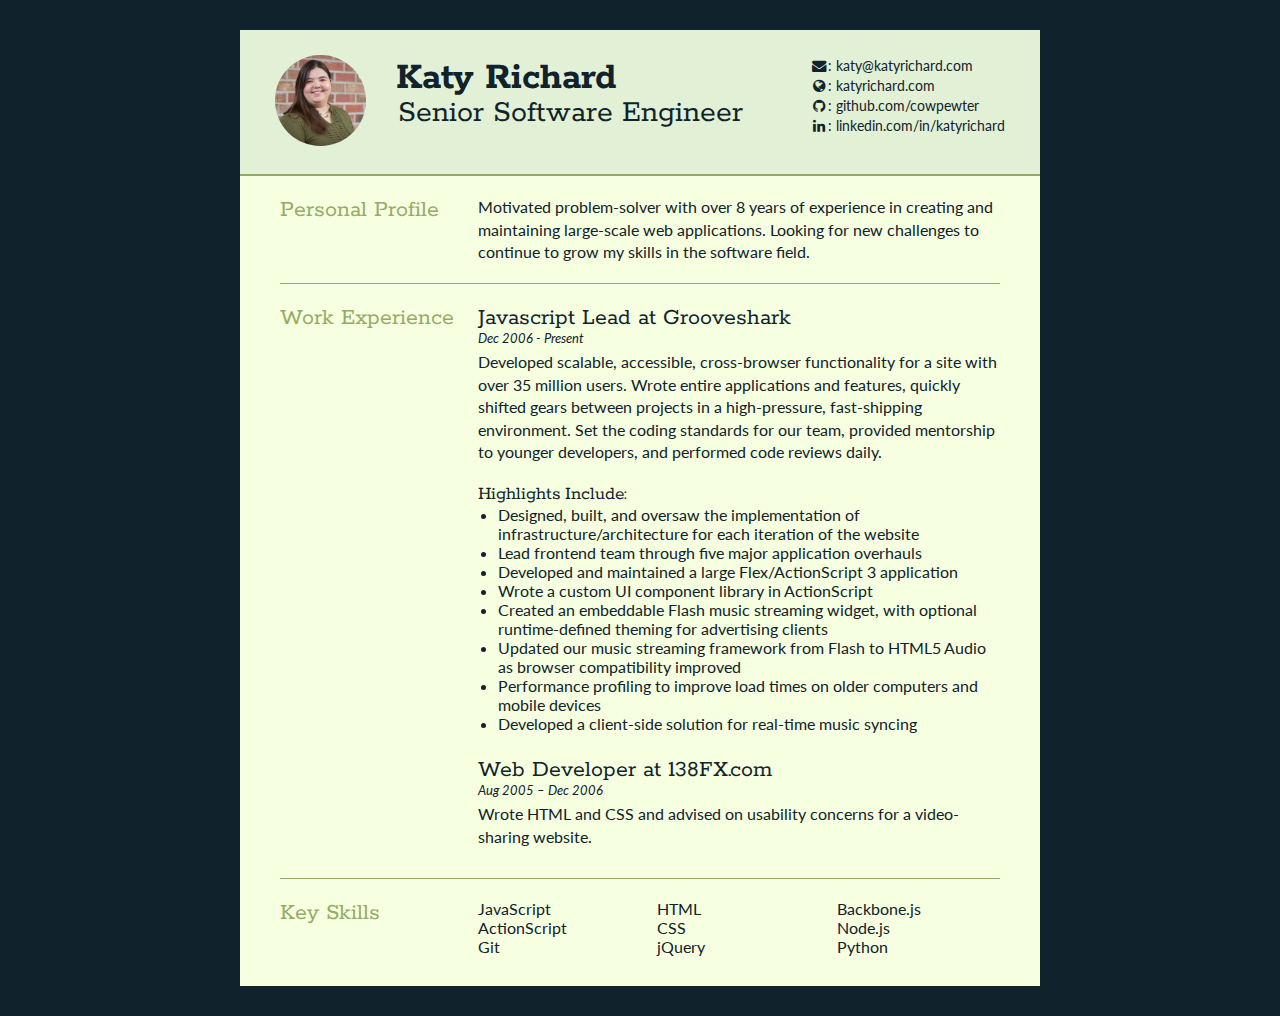
<file: index.html>
<!DOCTYPE html>
<html>
<head>
<title>Katy Richard</title>

<meta name="viewport" content="width=device-width"/>
<meta name="description" content="Resume of Katy Richard, Senior Software Engineer"/>
<meta charset="UTF-8"> 

<link type="text/css" rel="stylesheet" href="style.css">
<link href='http://fonts.googleapis.com/css?family=Rokkitt:400,700|Lato:400,300' rel='stylesheet' type='text/css'>
<link href="http://maxcdn.bootstrapcdn.com/font-awesome/4.3.0/css/font-awesome.min.css" rel="stylesheet">

<!--[if lt IE 9]>
<script src="//html5shiv.googlecode.com/svn/trunk/html5.js"></script>
<![endif]-->
</head>
<body id="top">
<div id="cv" class="instaFade">
    <div class="mainDetails">
        <div id="headshot" class="quickFade">
            <img src="headshot.jpg" alt="Katy Richard"/>
        </div>
        
        <div id="name">
            <h1 class="quickFade delayTwo">Katy Richard</h1>
            <h2 class="quickFade delayThree">Senior Software Engineer</h2>
        </div>
        
        <div id="contactDetails" class="quickFade delayFour">
            <ul>
                <li><span class="fa fa-envelope fa-fw"></span>:&nbsp;<a href="mailto:katyrichard.com" target="_blank">katy@katyrichard.com</a></li>
                <li><span class="fa fa-globe fa-fw"></span>:&nbsp;<a href="http://katyrichard.com">katyrichard.com</a></li>
                <li><span class="fa fa-github fa-fw"></span>:&nbsp;<a href="https://github.com/cowpewter">github.com/cowpewter</a></li>
                <li><span class="fa fa-linkedin fa-fw"></span>:&nbsp;<a href="https://www.linkedin.com/in/katyrichard">linkedin.com/in/katyrichard</a></li>
                
            </ul>
        </div>
        <div class="clear"></div>
    </div>
    
    <div id="mainArea" class="quickFade delayFive">
        <section>
            <article>
                <div class="sectionTitle">
                    <h1>Personal Profile</h1>
                </div>
                
                <div class="sectionContent">
                    <p>Motivated problem-solver with over 8 years of experience in creating and maintaining large-scale web applications. Looking for new challenges to continue to grow my skills in the software field.</p>
                </div>
            </article>
            <div class="clear"></div>
        </section>
        
        
        <section>
            <div class="sectionTitle">
                <h1>Work Experience</h1>
            </div>
            
            <div class="sectionContent">
                <article>
                    <h2>Javascript Lead at Grooveshark</h2>
                    <p class="subDetails">Dec 2006 - Present</p>
                    <p>Developed scalable, accessible, cross-browser functionality for a site with over 35 million users. Wrote entire applications and features, quickly shifted gears between projects in a high-pressure, fast-shipping environment. Set the coding standards for our team, provided mentorship to younger developers, and performed code reviews daily.</p>
                    
                    <h3>Highlights Include:</h3>
                    <ul class="sectionHighlights">
                        <li>Designed, built, and oversaw the implementation of infrastructure/architecture for each iteration of the website</li>
                        <li>Lead frontend team through five major application overhauls</li>
                        <li>Developed and maintained a large Flex/ActionScript 3 application</li>
                        <li>Wrote a custom UI component library in ActionScript</li>
                        <li>Created an embeddable Flash music streaming widget, with optional runtime-defined theming for advertising clients</li>
                        <li>Updated our music streaming framework from Flash to HTML5 Audio as browser compatibility improved</li>
                        <li>Performance profiling to improve load times on older computers and mobile devices</li>
                        <li>Developed a client-side solution for real-time music syncing</li>
                    </ul>
                </article>
                
                <article>
                    <h2>Web Developer at 138FX.com</h2>
                    <p class="subDetails">Aug 2005 – Dec 2006</p>
                    <p>Wrote HTML and CSS and advised on usability concerns for a video-sharing website.</p>
                </article>
            </div>
            <div class="clear"></div>
        </section>
        
        
        <section>
            <div class="sectionTitle">
                <h1>Key Skills</h1>
            </div>
            
            <div class="sectionContent">
                <ul class="keySkills">
                    <li>JavaScript</li>
                    <li>ActionScript</li>
                    <li>Git</li>
                    <li>HTML</li>
                    <li>CSS</li>
                    <li>jQuery</li>
                    <li>Backbone.js</li>
                    <li>Node.js</li>
                    <li>Python</li>
                </ul>
            </div>
            <div class="clear"></div>
        </section>
        
    </div>
</div>
</body>
</html>
</file>
<file: style.css>
html,body,div,span,object,iframe,h1,h2,h3,h4,h5,h6,p,blockquote,pre,abbr,address,cite,code,del,dfn,em,img,ins,kbd,q,samp,small,strong,sub,sup,var,b,i,dl,dt,dd,ol,ul,li,fieldset,form,label,legend,table,caption,tbody,tfoot,thead,tr,th,td,article,aside,canvas,details,figcaption,figure,footer,header,hgroup,menu,nav,section,summary,time,mark,audio,video {
border:0;
font:inherit;
font-size:100%;
margin:0;
padding:0;
vertical-align:baseline;
}

article,aside,details,figcaption,figure,footer,header,hgroup,menu,nav,section {
display:block;
}

html, body {background: #10222B; font-family: 'Lato', helvetica, arial, sans-serif; font-size: 16px; color: #10222B;}

.clear {clear: both;}

p {
    font-size: 1em;
    line-height: 1.4em;
    margin-bottom: 20px;
}

#cv {
    width: 90%;
    max-width: 800px;
    background: #F6FFE0;
    margin: 30px auto;
}

.mainDetails {
    padding: 25px 35px;
    border-bottom: 2px solid #95AB63;
    background: #E2F0D6;
}

#name h1 {
    font-size: 2.5em;
    font-weight: 700;
    font-family: 'Rokkitt', Helvetica, Arial, sans-serif;
    margin-bottom: -6px;
}

#name h2 {
    font-size: 2em;
    margin-left: 2px;
    font-family: 'Rokkitt', Helvetica, Arial, sans-serif;
}

#mainArea {
    padding: 0 40px;
}

#headshot {
    width: 12.5%;
    float: left;
    margin-right: 30px;
}

#headshot img {
    width: 100%;
    height: auto;
    -webkit-border-radius: 50px;
    border-radius: 50px;
}

#name {
    float: left;
}

#contactDetails {
    float: right;
}

#contactDetails ul {
    list-style-type: none;
    font-size: 0.9em;
    margin-top: 2px;
}

#contactDetails ul li {
    margin-bottom: 3px;
}

#contactDetails ul li a, a[href^=tel] {
    text-decoration: none;
    color: #10222B;
    -webkit-transition: all .3s ease-in;
    -moz-transition: all .3s ease-in;
    -o-transition: all .3s ease-in;
    -ms-transition: all .3s ease-in;
    transition: all .3s ease-in;
}

#contactDetails ul li a:hover {
    color: #95AB63;
}

section {
    border-top: 1px solid #95AB63;
    padding: 20px 0 0;
}

section:first-child {
    border-top: 0;
}

section:last-child {
    padding: 20px 0 10px;
}

.sectionTitle {
    float: left;
    width: 25%;
}

.sectionContent {
    float: right;
    width: 72.5%;
}

.sectionContent article:last-child {
    padding: 20px 0 10px;
}

.sectionTitle h1 {
    font-family: 'Rokkitt', Helvetica, Arial, sans-serif;
    font-size: 1.5em;
    color: #95AB63;
}

.sectionContent h2 {
    font-family: 'Rokkitt', Helvetica, Arial, sans-serif;
    font-size: 1.5em;
    margin-bottom: -2px;
}

.sectionContent h3 {
    font-family: 'Rokkitt', Helvetica, Arial, sans-serif;
    font-size: 1.2em;
}

.sectionHighlights {
    margin-bottom: 3px;
}

.sectionHighlights li {
    margin-left: 20px;
}

.subDetails {
    font-size: 0.8em;
    font-style: italic;
    margin-bottom: 3px;
}

.keySkills {
    list-style-type: none;
    -moz-column-count:3;
    -webkit-column-count:3;
    column-count:3;
    margin-bottom: 20px;
    font-size: 1em;
}

.keySkills ul li {
    margin-bottom: 3px;
}

@media all and (min-width: 602px) and (max-width: 800px) {
    .keySkills {
    -moz-column-count:2;
    -webkit-column-count:2;
    column-count:2;
    }
}

@media all and (max-width: 601px) {
    #cv {
        width: 95%;
        margin: 10px auto;
        min-width: 280px;
    }

    #headshot {
        float: none;
        margin: 0px auto 5px;
    }

    #name, #contactDetails {
        float: none;
        width: 100%;
        text-align: center;
    }

    .sectionTitle, .sectionContent {
        float: none;
        width: 100%;
    }

    .sectionTitle {
        margin-left: -2px;
        font-size: 1.25em;
    }

    .keySkills {
        -moz-column-count:2;
        -webkit-column-count:2;
        column-count:2;
    }
}

@media all and (max-width: 480px) {
    .mainDetails {
        padding: 15px 15px;
    }

    section {
        padding: 15px 0 0;
    }

    #mainArea {
        padding: 0 25px;
    }


    .keySkills {
    -moz-column-count:1;
    -webkit-column-count:1;
    column-count:1;
    }

    #name h1 {
        line-height: .8em;
        margin-bottom: 4px;
    }
}

@media print {
    #cv {
        width: 100%;
    }

    #name {
        float: left;
        width: auto;
        text-align: left;
    }

    #name h1 {
        font-size: 2em;
    }

    #name h2 {
        font-size: 1.8em;
    }

    #contactDetails {
        float: right;
        width: auto;
        text-align: left;
    }
}

@-webkit-keyframes reset {
    0% {
        opacity: 0;
    }
    100% {
        opacity: 0;
    }
}

@-webkit-keyframes fade-in {
    0% {
        opacity: 0;
    }
    40% {
        opacity: 0;
    }
    100% {
        opacity: 1;
    }
}

@-moz-keyframes reset {
    0% {
        opacity: 0;
    }
    100% {
        opacity: 0;
    }
}

@-moz-keyframes fade-in {
    0% {
        opacity: 0;
    }
    40% {
        opacity: 0;
    }
    100% {
        opacity: 1;
    }
}

@keyframes reset {
    0% {
        opacity: 0;
    }
    100% {
        opacity: 0;
    }
}

@keyframes fade-in {
    0% {
        opacity: 0;
    }
    40% {
        opacity: 0;
    }
    100% {
        opacity: 1;
    }
}

.instaFade {
    -webkit-animation-name: reset, fade-in;
    -webkit-animation-duration: 1.5s;
    -webkit-animation-timing-function: ease-in;

    -moz-animation-name: reset, fade-in;
    -moz-animation-duration: 1.5s;
    -moz-animation-timing-function: ease-in;

    animation-name: reset, fade-in;
    animation-duration: 1.5s;
    animation-timing-function: ease-in;
}

.quickFade {
    -webkit-animation-name: reset, fade-in;
    -webkit-animation-duration: 2.5s;
    -webkit-animation-timing-function: ease-in;

    -moz-animation-name: reset, fade-in;
    -moz-animation-duration: 2.5s;
    -moz-animation-timing-function: ease-in;

    animation-name: reset, fade-in;
    animation-duration: 2.5s;
    animation-timing-function: ease-in;
}

.delayOne {
    -webkit-animation-delay: 0, .5s;
    -moz-animation-delay: 0, .5s;
    animation-delay: 0, .5s;
}

.delayTwo {
    -webkit-animation-delay: 0, 1s;
    -moz-animation-delay: 0, 1s;
    animation-delay: 0, 1s;
}

.delayThree {
    -webkit-animation-delay: 0, 1.5s;
    -moz-animation-delay: 0, 1.5s;
    animation-delay: 0, 1.5s;
}

.delayFour {
    -webkit-animation-delay: 0, 2s;
    -moz-animation-delay: 0, 2s;
    animation-delay: 0, 2s;
}

.delayFive {
    -webkit-animation-delay: 0, 2.5s;
    -moz-animation-delay: 0, 2.5s;
    animation-delay: 0, 2.5s;
}
</file>
